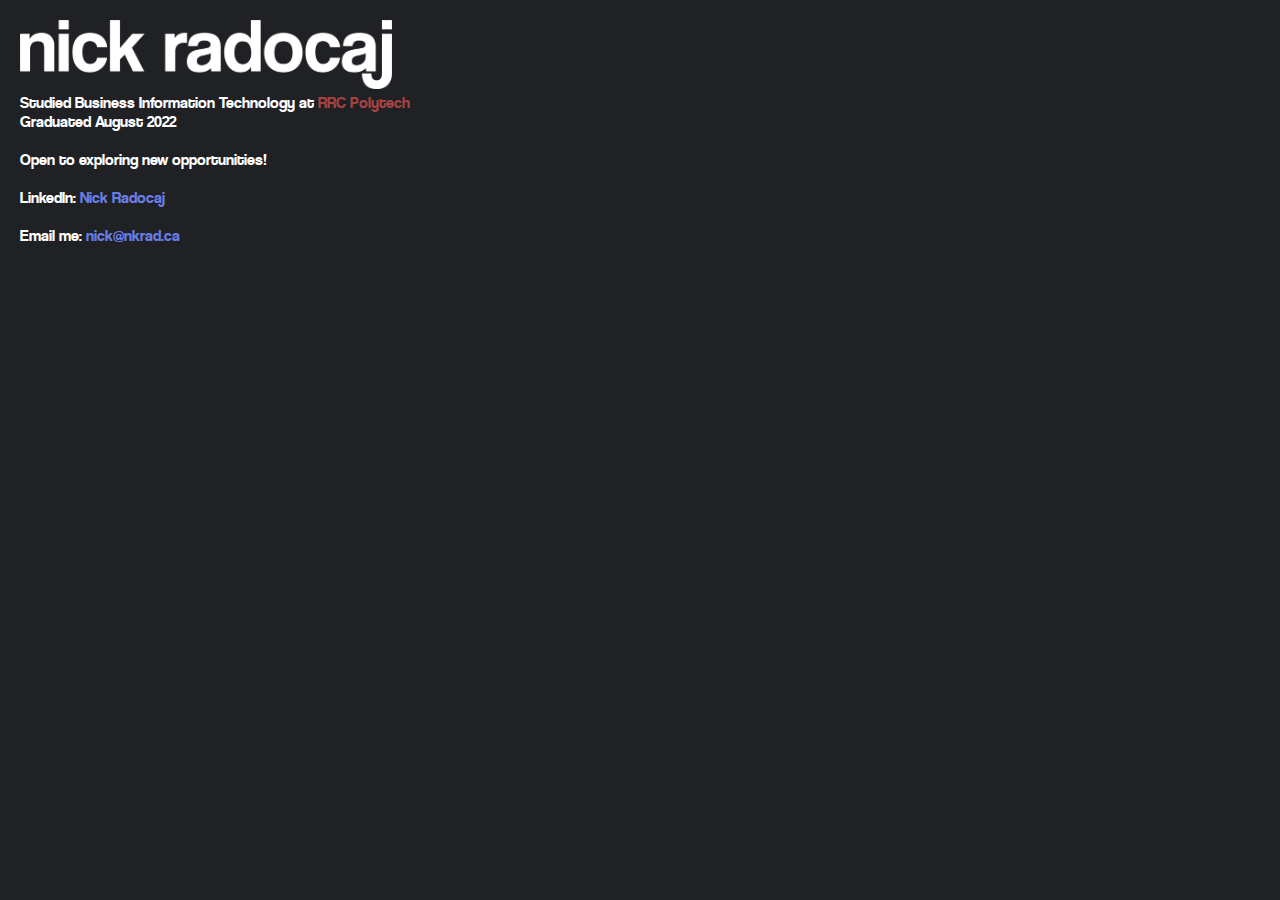
<file: index.html>
<!DOCTYPE html>
<html>
  <head>
    <!-- Primary Meta Tags -->
    <title>Nick Radocaj's Website</title>
    <meta name="title" content="nkrad.ca | Nick Radocaj's Website" />
    <meta name="description" content="What I'm Up To" />
    <!-- Open Graph / Facebook -->
    <meta property="og:type" content="website" />
    <meta property="og:url" content="https://nkrad.ca/" />
    <meta property="og:title" content="nkrad.ca | Nick Radocaj's Website" />
    <meta property="og:description" content="What I'm Up To" />
    <meta property="og:image" content="webicon.png" />
    <!-- Twitter -->
    <meta property="twitter:card" content="summary_large_image" />
    <meta property="twitter:url" content="https://nkrad.ca/" />
    <meta
      property="twitter:title"
      content="nkrad.ca | Nick Radocaj's Website"
    />
    <meta property="twitter:description" content="What I'm Up To" />
    <meta property="twitter:image" content="webicon.png" />
    <meta name="viewport" content="width=device-width, initial-scale=1.0" />
    <link rel="shortcut icon" type="image/png" href="webicon.png" />
    <link rel="apple-touch-icon" href="webicon.png" />
    <link rel="stylesheet" href="style.css" />
  </head>
  <body>
    <div class="header">
      <img src="namecard.png" alt="NickRadocaj" width="30%" />
      <br>
      <p>Studied Business Information Technology at <a href="https://catalogue.rrc.ca/Programs/WPG/Fulltime/BUSGF-DP" class="RRC" >RRC Polytech</a></p>
      <p>Graduated August 2022</p>
      <br>
      <p>Open to exploring new opportunities!</p>
      <br>
      <p>LinkedIn: <a href="https://www.linkedin.com/in/nkrad/">Nick Radocaj</a></p>
      <br>
      <p>Email me: <a href="mailto:nick@nkrad.ca">nick@nkrad.ca</a></p>
    </div>
  </body>
</html>
</file>
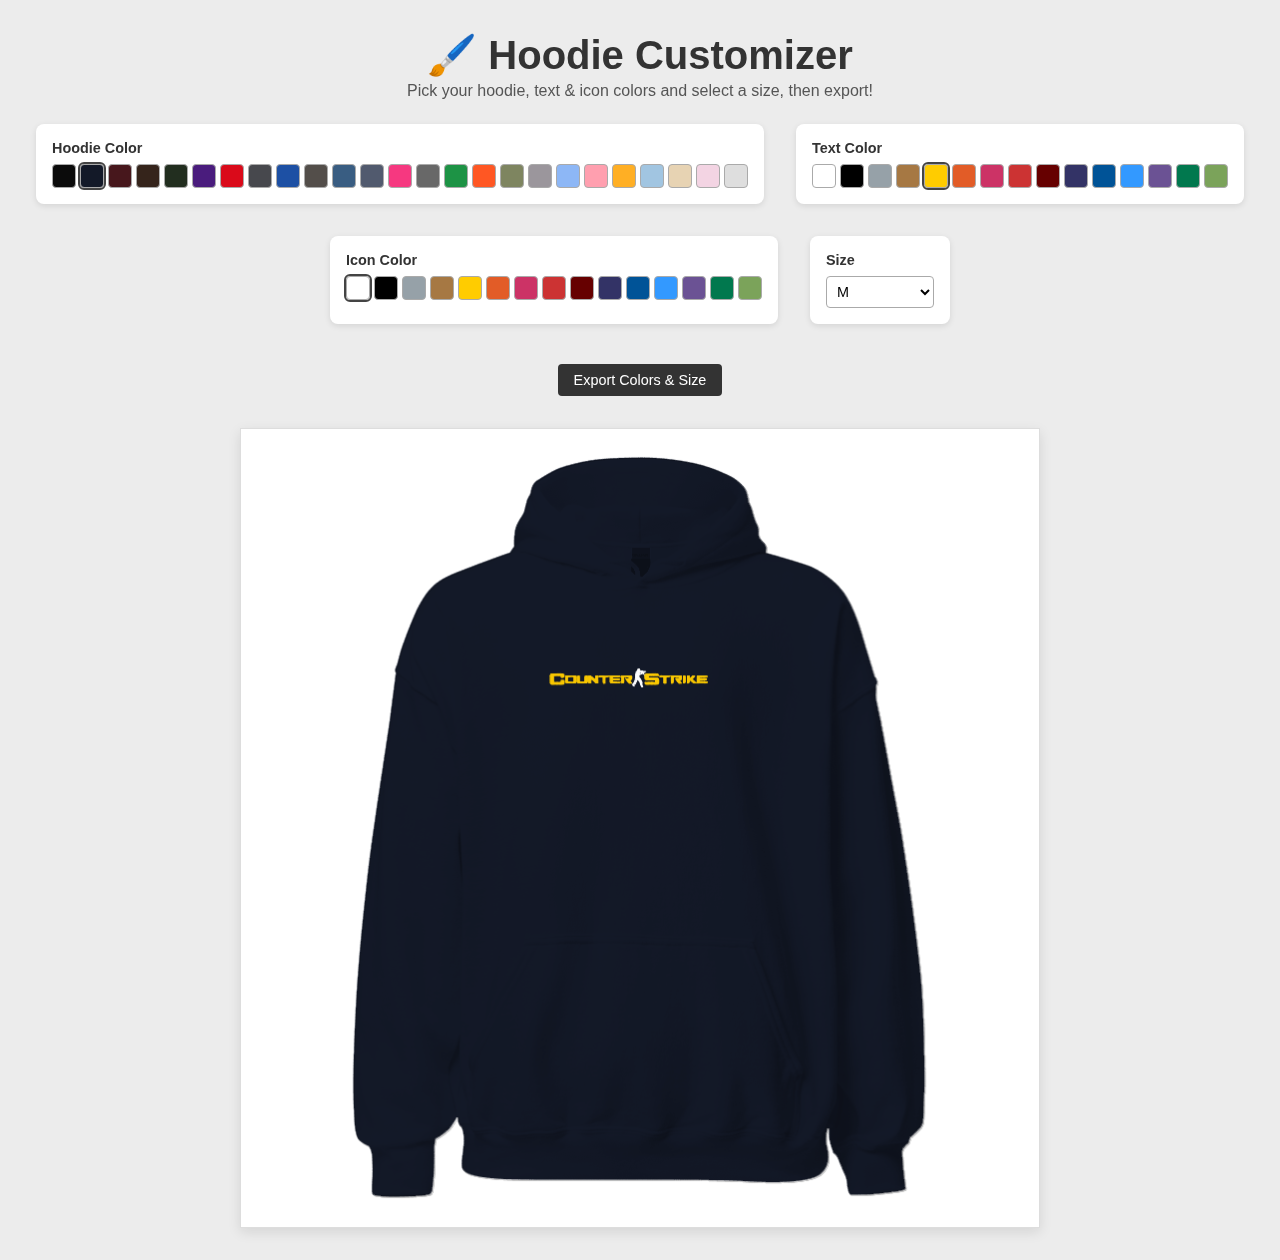
<file: cshoodie/index.html>
<!DOCTYPE html>
<html lang="en">
<head>
  <meta charset="UTF-8">
  <title>🖌️ Hoodie Customizer</title>
  <style>
    /* ─── Reset & Base ───────────────────────────────────────── */
    * { box-sizing: border-box; margin: 0; padding: 0 }
    body {
      font-family: 'Segoe UI', sans-serif;
      background: #ececec;
      color: #333;
      text-align: center;
      padding: 2rem;
    }
    h1 {
      font-size: 2.5rem;
      margin-bottom: 0.2rem;
    }
    p.lead {
      color: #555;
      margin-bottom: 1.5rem;
    }

    /* ─── Control Panel ─────────────────────────────────────── */
    .controls {
      display: flex;
      justify-content: center;
      gap: 2rem;
      margin-bottom: 2rem;
      flex-wrap: wrap;
    }
    .palette-wrapper {
      background: #fff;
      padding: 1rem;
      border-radius: 8px;
      box-shadow: 0 2px 6px rgba(0,0,0,0.1);
      text-align: left;
      min-width: 140px;
    }
    .palette-wrapper label {
      display: block;
      font-size: 0.9rem;
      margin-bottom: 0.5rem;
      font-weight: 600;
    }
    .palette {
      display: flex;
      flex-wrap: wrap;
      gap: 4px;
    }
    .swatch {
      width: 24px; height: 24px;
      border: 1px solid #aaa;
      border-radius: 4px;
      cursor: pointer;
    }
    .swatch.active {
      outline: 2px solid #444;
    }
    select {
      width: 100%;
      padding: 6px;
      font-size: 0.9rem;
      border: 1px solid #aaa;
      border-radius: 4px;
      background: #fff;
    }

    #exportBtn {
      margin-top: 0.5rem;
      padding: 0.5rem 1rem;
      background: #333;
      color: #fff;
      border: none;
      border-radius: 4px;
      cursor: pointer;
      font-size: 0.9rem;
    }
    #exportOutput {
      display: none;
      text-align: left;
      margin: 1rem auto 0;
      max-width: 600px;
      padding: 0.75rem;
      background: #fafafa;
      border: 1px solid #ccc;
      border-radius: 4px;
    }
    .export-item {
      margin: 6px 0;
      font-family: monospace;
      font-size: 0.9rem;
    }
    .color-box {
      display: inline-block;
      width: 12px; height: 12px;
      margin-right: 8px;
      vertical-align: middle;
      border: 1px solid #aaa;
      border-radius: 2px;
    }
    #exportNote {
      display: none;
      margin-top: 0.5rem;
      color: #555;
      font-size: 0.9rem;
    }

    /* ─── Viewer ────────────────────────────────────────────── */
    .viewer {
      position: relative;
      width: 800px; height: 800px;
      margin: 2rem auto 0;
      background: #fff;
      border: 1px solid #ddd;
      box-shadow: 0 4px 12px rgba(0,0,0,0.1);
      overflow: hidden;
    }
    .layer, #overlay {
      position: absolute; top: 0; left: 0;
      width: 100%; height: 100%;
      pointer-events: none;
    }
    .layer {
      background-color: var(--color, #000);
      mask-repeat: no-repeat; mask-position: center; mask-size: contain;
      -webkit-mask-repeat: no-repeat; -webkit-mask-position: center; -webkit-mask-size: contain;
    }
    #overlay {
      background: url('hoodieshadowoverlay.png') center/contain no-repeat;
      mix-blend-mode: multiply;
    }
  </style>
</head>
<body>

  <h1>🖌️ Hoodie Customizer</h1>
  <p class="lead">Pick your hoodie, text &amp; icon colors and select a size, then export!</p>

  <div class="controls">
    <!-- Hoodie Palette -->
    <div class="palette-wrapper">
      <label>Hoodie Color</label>
      <div id="hoodiePalette" class="palette"></div>
    </div>

    <!-- Text Palette -->
    <div class="palette-wrapper">
      <label>Text Color</label>
      <div id="textPalette" class="palette"></div>
    </div>

    <!-- Icon Palette -->
    <div class="palette-wrapper">
      <label>Icon Color</label>
      <div id="iconPalette" class="palette"></div>
    </div>

    <!-- Size Selector -->
    <div class="palette-wrapper">
      <label>Size</label>
      <select id="sizeSelect">
        <option value="S">S</option>
        <option value="M" selected>M</option>
        <option value="L">L</option>
        <option value="XL">XL</option>
        <option value="2XL">2XL</option>
        <option value="3XL">3XL</option>
      </select>
    </div>
  </div>

  <button id="exportBtn">Export Colors &amp; Size</button>
  <div id="exportOutput"></div>
  <p id="exportNote">Copy this text above and send to Nick, he knows what to do next 😎</p>

  <div class="viewer">
    <div id="hoodie" class="layer"
         style="--color:#131928;
                mask-image:url('hoodiemask.png');
                -webkit-mask-image:url('hoodiemask.png');">
    </div>
    <div id="csText" class="layer"
         style="--color:#FFCC00;
                mask-image:url('counterstrikemask.png');
                -webkit-mask-image:url('counterstrikemask.png');">
    </div>
    <div id="icon" class="layer"
         style="--color:#FFFFFF;
                mask-image:url('gunman.png');
                -webkit-mask-image:url('gunman.png');">
    </div>
    <div id="overlay"></div>
  </div>

  <script>
    // palettes data
    const hoodieColors = [
      '#0B0B0B','#131928','#47171C','#35241B','#222E1F','#4A1C7D',
      '#DA0A1A','#47484D','#1D50A4','#534E4A','#395D82','#515A6E',
      '#F63880','#686868','#1D9345','#FF5723','#7E8560','#9B969C',
      '#8DB7F6','#FF9FAF','#FFAF24','#A1C5E1','#E7D3B3','#F3D4E3',
      '#DEDEDE'
    ];
    const textIconColors = [
      '#FFFFFF','#000000','#96A1A8','#A67843','#FFCC00',
      '#E25C27','#CC3366','#CC3333','#660000','#333366',
      '#005397','#3399FF','#6B5294','#01784E','#7BA35A'
    ];

    // grab elements
    const hoodieLayer = document.getElementById('hoodie');
    const textLayer   = document.getElementById('csText');
    const iconLayer   = document.getElementById('icon');
    const sizeSelect  = document.getElementById('sizeSelect');
    const exportBtn   = document.getElementById('exportBtn');
    const exportOutput= document.getElementById('exportOutput');
    const exportNote  = document.getElementById('exportNote');

    let hasExported = false;
    let lastJSON = '';

    // build a swatch palette
    function buildPalette(containerId, layerEl, colors) {
      const cont = document.getElementById(containerId);
      colors.forEach(col => {
        const sw = document.createElement('div');
        sw.className = 'swatch';
        sw.style.backgroundColor = col;
        if (layerEl.style.getPropertyValue('--color').trim().toUpperCase() === col)
          sw.classList.add('active');
        sw.addEventListener('click', () => {
          cont.querySelectorAll('.swatch').forEach(s=>s.classList.remove('active'));
          sw.classList.add('active');
          layerEl.style.setProperty('--color', col);
          if (hasExported) updateExport();
        });
        cont.appendChild(sw);
      });
    }

    // populate palettes
    buildPalette('hoodiePalette', hoodieLayer, hoodieColors);
    buildPalette('textPalette',   textLayer,   textIconColors);
    buildPalette('iconPalette',   iconLayer,   textIconColors);

    // size change handler
    sizeSelect.addEventListener('change', () => {
      if (hasExported) updateExport();
    });

    // update the export panel
    function updateExport() {
      const data = {
        hoodieColor: getComputedStyle(hoodieLayer).getPropertyValue('--color').trim(),
        textColor:   getComputedStyle(textLayer).getPropertyValue('--color').trim(),
        iconColor:   getComputedStyle(iconLayer).getPropertyValue('--color').trim(),
        size:        sizeSelect.value
      };
      lastJSON = JSON.stringify(data, null, 2);
      exportOutput.innerHTML =
        `<div class="export-item"><span class="color-box" style="background:${data.hoodieColor}"></span>`+
          `hoodieColor: "${data.hoodieColor}"</div>`+
        `<div class="export-item"><span class="color-box" style="background:${data.textColor}"></span>`+
          `textColor: "${data.textColor}"</div>`+
        `<div class="export-item"><span class="color-box" style="background:${data.iconColor}"></span>`+
          `iconColor: "${data.iconColor}"</div>`+
        `<div class="export-item"><strong>size:</strong> "${data.size}"</div>`;
      if (!hasExported) {
        exportOutput.style.display = 'block';
        exportNote.style.display = 'block';
        hasExported = true;
      }
    }

    // export button
    exportBtn.addEventListener('click', () => {
      updateExport();
      navigator.clipboard.writeText(lastJSON)
        .then(() => {
          exportBtn.textContent = '✅ Copied!';
          setTimeout(() => exportBtn.textContent = 'Export Colors & Size', 2000);
        });
    });
  </script>
</body>
</html>
</file>
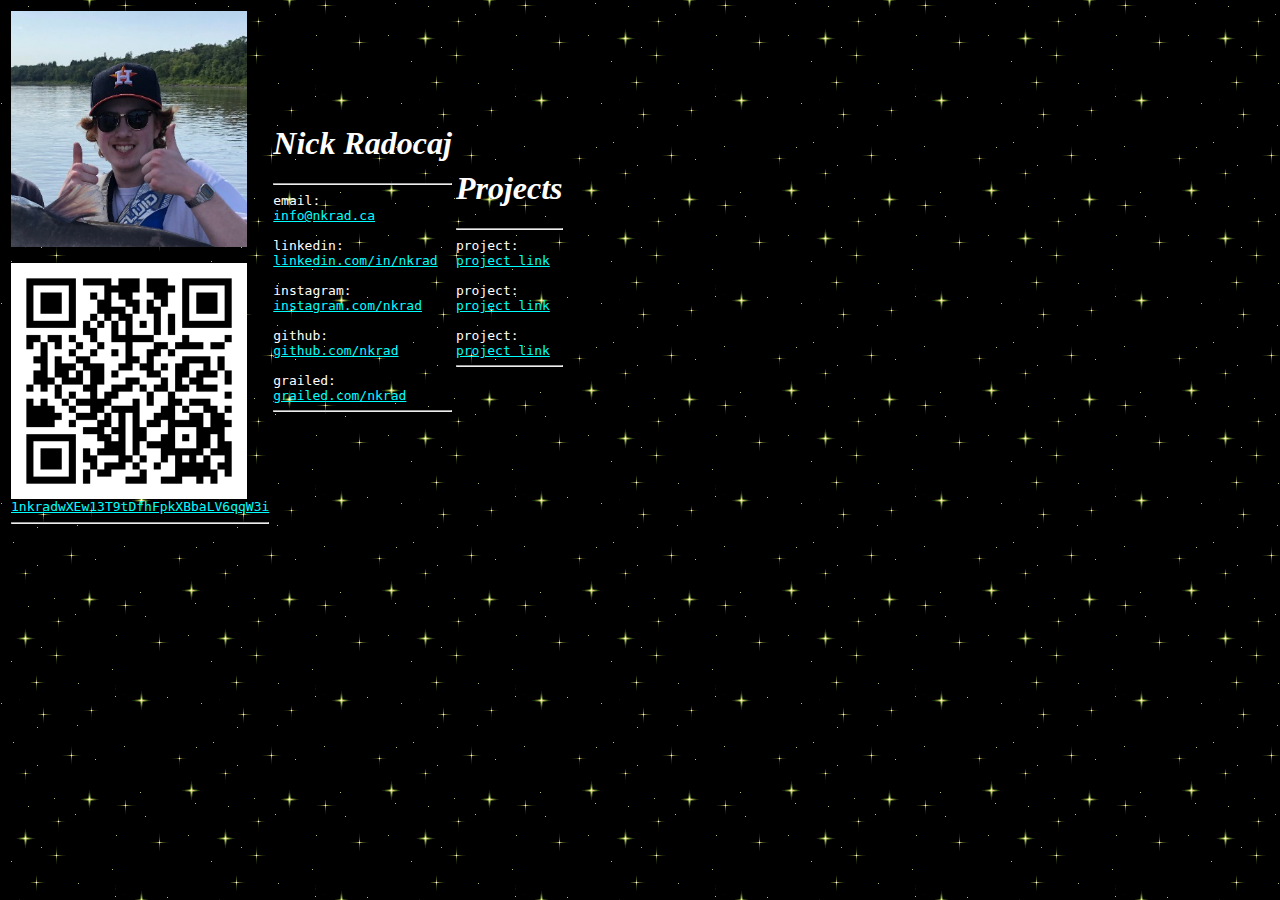
<file: OLD/index.html>
<html>
<head>
<!-- Primary Meta Tags -->
<title>nkrad.ca | Nick Radocaj's Website</title>
<meta name="title" content="nkrad.ca | Nick Radocaj's Website">
<meta name="description" content="Links to all socials as well as current projects.">
<!-- Open Graph / Facebook -->
<meta property="og:type" content="website">
<meta property="og:url" content="https://nkrad.ca/">
<meta property="og:title" content="nkrad.ca | Nick Radocaj's Website">
<meta property="og:description" content="Links to all socials as well as current projects.">
<meta property="og:image" content="webicon.png">
<!-- Twitter -->
<meta property="twitter:card" content="summary_large_image">
<meta property="twitter:url" content="https://nkrad.ca/">
<meta property="twitter:title" content="nkrad.ca | Nick Radocaj's Website">
<meta property="twitter:description" content="Links to all socials as well as current projects.">
<meta property="twitter:image" content="webicon.png">
<meta charset=windows-1252>
<meta name="viewport" content="width=device-width, initial-scale=1.0">
<link rel="shortcut icon" type="image/png" href="webicon.png">
<link rel="stylesheet" href="style.css">
</head>
<body text="#FFFFFF" bgcolor="#000000" link="#00FFFF" vlink="#FFCC33" alink="#FF6666">
<table>
<td>
<p>
<div class="me"></div>
</p>
<img src="myaddressnkrad.png" alt="bitcoinaddress" style="width:235.88px;height:auto;">
<br>
<a href="https://www.blockchain.com/btc/address/1nkradwXEw13T9tDfhFpkXBbaLV6qqW3i">
<tt>
1nkradwXEw13T9tDfhFpkXBbaLV6qqW3i
</tt>
</a>
<hr>
</td>
<td>
<i><h1>Nick Radocaj</h1></i>
<p>
<tt>
<hr>
email: <a href="mailto:info@nkrad.ca">
<br>
info@nkrad.ca
<br>
</a>
<br>
linkedin: <a href="https://www.linkedin.com/in/nkrad/">
<br>
linkedin.com/in/nkrad
</a>
<br>
<br>
instagram: <a href="https://www.instagram.com/nkrad/">
<br>
instagram.com/nkrad
</a>
<br>
<br>
github: <a href="https://www.github.com/nkrad">
<br>
github.com/nkrad
</a>
<br>
<br>
grailed: <a href="https://www.grailed.com/nkrad">
<br>
grailed.com/nkrad
</a>
<br>
<hr>
</p>
</td>
<td>
<i><h1> Projects</h1></i>
<p>
<tt>
<hr>
project: <a href="https://nkrad.ca/">
<br>
project link
<br>
</a>
<br>
project: <a href="https://nkrad.ca/">
<br>
project link
</a>
<br>
<br>
project: <a href="https://nkrad.ca/">
<br>
project link
</a>
<br>
<hr>   
</tt> 
</td>
</table>
</body>
</html>
</file>
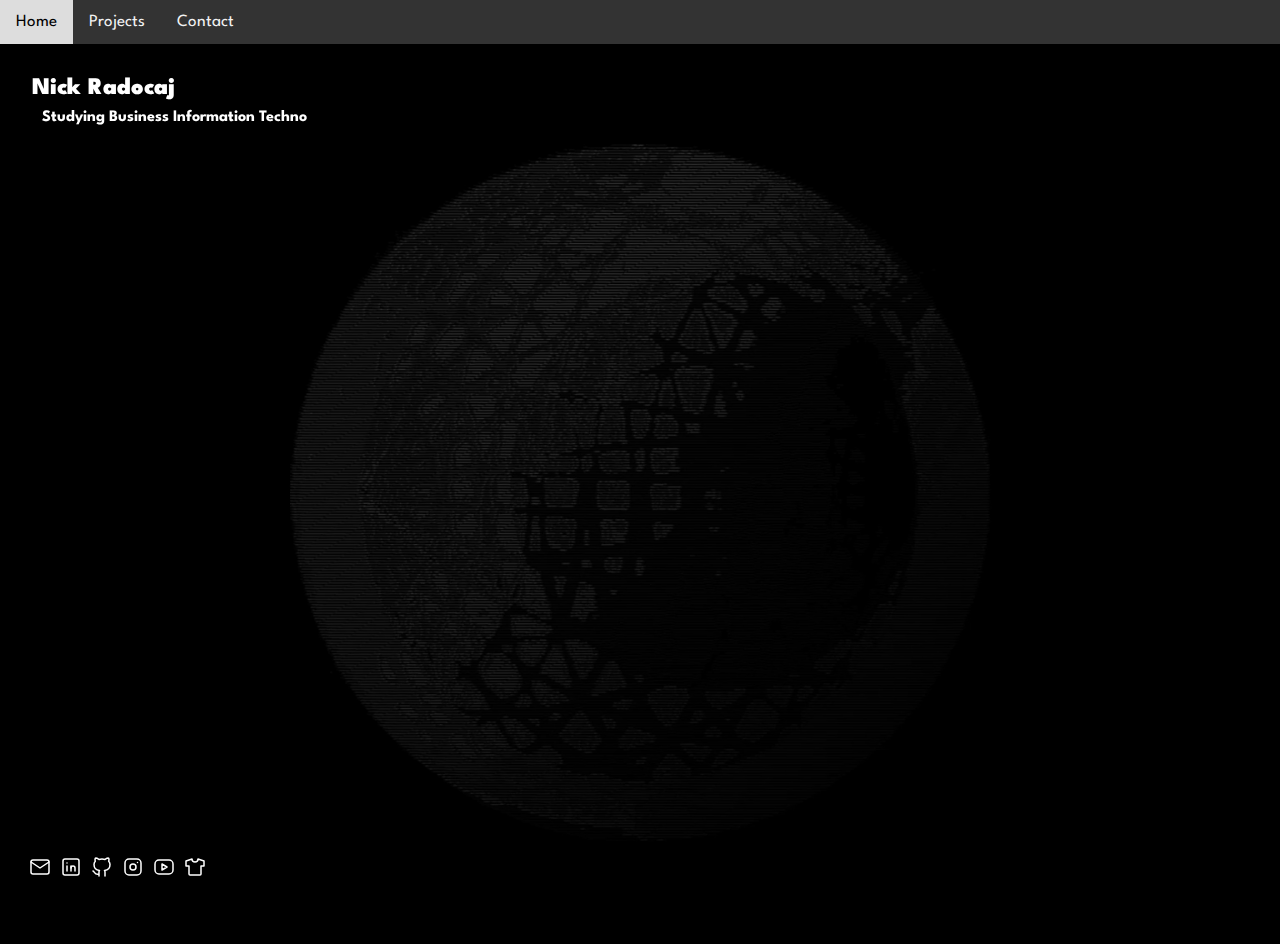
<file: OldSite/index.html>
<!DOCTYPE html>
<html>
  <head>
    <!-- Primary Meta Tags -->
    <title>nkrad.ca | Nick Radocaj's Website</title>
    <meta name="title" content="nkrad.ca | Nick Radocaj's Website" />
    <meta
      name="description"
      content="Links to all socials as well as current projects."
    />
    <!-- Open Graph / Facebook -->
    <meta property="og:type" content="website" />
    <meta property="og:url" content="https://nkrad.ca/" />
    <meta property="og:title" content="nkrad.ca | Nick Radocaj's Website" />
    <meta
      property="og:description"
      content="Links to all socials as well as current projects."
    />
    <meta property="og:image" content="webicon.png" />
    <!-- Twitter -->
    <meta property="twitter:card" content="summary_large_image" />
    <meta property="twitter:url" content="https://nkrad.ca/" />
    <meta
      property="twitter:title"
      content="nkrad.ca | Nick Radocaj's Website"
    />
    <meta
      property="twitter:description"
      content="Links to all socials as well as current projects."
    />
    <meta property="twitter:image" content="webicon.png" />
    <meta name="viewport" content="width=device-width, initial-scale=1.0" />
    <link rel="shortcut icon" type="image/png" href="webicon.png" />
    <link rel="stylesheet" href="style.css" />
  </head>
  <body onload="typeWriter1();">
    <div class="topnav">
      <a href="https://nkrad.ca/">Home</a>
      <a href="https://nkrad.ca/projects.html">Projects</a>
      <a href="https://nkrad.ca/contact.html">Contact</a>
    </div> 
    <section class="main">
    <video muted loop autoplay playsinline id="myVideo">
      <source src="wavey.mp4" type="video/mp4">
        <source src="wavey.webm" type="video/webm">
    </video>
    <div class="videoOverlay"></div>
    <div class="textOverlay"></div> 
    <div class="text">
        <h2 id="detail1"><b></b></h2> <!-- Nick Radocaj -->
        <p id="detail2"></p> <!-- Bio -->
        <br>
        <h2 id="detail3"><b></b></h2> <!-- Projects -->
        <p id="detail4"></p> <!-- Project desc. -->
      </div>
    </section>
    <section class="footer">
      <ul class="social"> <!-- Social Media "Footer" -->
        <li>
          <a href="mailto:me@nkrad.ca">
            <svg xmlns="http://www.w3.org/2000/svg" class="icon icon-tabler icon-tabler-mail" width="16" height="16" viewBox="0 0 24 24" stroke-width="1.5" stroke="#FFFFFF" fill="none" stroke-linecap="round" stroke-linejoin="round">
              <path stroke="none" d="M0 0h24v24H0z" fill="none"/>
              <rect x="3" y="5" width="18" height="14" rx="2" />
              <polyline points="3 7 12 13 21 7" />
            </svg></a>
        </li>
        <li>
          <a href="https://www.linkedin.com/in/nkrad/">
            <svg xmlns="http://www.w3.org/2000/svg" class="icon icon-tabler icon-tabler-brand-linkedin" width="16" height="16" viewBox="0 0 24 24" stroke-width="1.5" stroke="#FFFFFF" fill="none" stroke-linecap="round" stroke-linejoin="round">
              <path stroke="none" d="M0 0h24v24H0z" fill="none"/>
              <rect x="4" y="4" width="16" height="16" rx="2" />
              <line x1="8" y1="11" x2="8" y2="16" />
              <line x1="8" y1="8" x2="8" y2="8.01" />
              <line x1="12" y1="16" x2="12" y2="11" />
              <path d="M16 16v-3a2 2 0 0 0 -4 0" />
            </svg></a>
        </li>
        <li>
          <a href="https://github.com/nkrad/">
            <svg xmlns="http://www.w3.org/2000/svg" class="icon icon-tabler icon-tabler-brand-github" width="16" height="16" viewBox="0 0 24 24" stroke-width="1.5" stroke="#FFFFFF" fill="none" stroke-linecap="round" stroke-linejoin="round">
              <path stroke="none" d="M0 0h24v24H0z" fill="none"/>
              <path d="M9 19c-4.3 1.4 -4.3 -2.5 -6 -3m12 5v-3.5c0 -1 .1 -1.4 -.5 -2c2.8 -.3 5.5 -1.4 5.5 -6a4.6 4.6 0 0 0 -1.3 -3.2a4.2 4.2 0 0 0 -.1 -3.2s-1.1 -.3 -3.5 1.3a12.3 12.3 0 0 0 -6.2 0c-2.4 -1.6 -3.5 -1.3 -3.5 -1.3a4.2 4.2 0 0 0 -.1 3.2a4.6 4.6 0 0 0 -1.3 3.2c0 4.6 2.7 5.7 5.5 6c-.6 .6 -.6 1.2 -.5 2v3.5" />
            </svg></a>
        </li>
        <li>
          <a href="https://www.instagram.com/nkrad/">
            <svg xmlns="http://www.w3.org/2000/svg" class="icon icon-tabler icon-tabler-brand-instagram" width="16" height="16" viewBox="0 0 24 24" stroke-width="1.5" stroke="#FFFFFF" fill="none" stroke-linecap="round" stroke-linejoin="round">
              <path stroke="none" d="M0 0h24v24H0z" fill="none"/>
              <rect x="4" y="4" width="16" height="16" rx="4" />
              <circle cx="12" cy="12" r="3" />
              <line x1="16.5" y1="7.5" x2="16.5" y2="7.501" />
            </svg></a>
        </li>
        <!--<li>
          <a href="https://www.blockchain.com/btc/address/1nkradwXEw13T9tDfhFpkXBbaLV6qqW3i">
            <svg xmlns="http://www.w3.org/2000/svg" class="icon icon-tabler icon-tabler-wallet" width="16" height="16" viewBox="0 0 24 24" stroke-width="1.5" stroke="#000000" fill="none" stroke-linecap="round" stroke-linejoin="round">
              <path stroke="none" d="M0 0h24v24H0z" fill="none"/>
              <path d="M17 8v-3a1 1 0 0 0 -1 -1h-10a2 2 0 0 0 0 4h12a1 1 0 0 1 1 1v3m0 4v3a1 1 0 0 1 -1 1h-12a2 2 0 0 1 -2 -2v-12" />
              <path d="M20 12v4h-4a2 2 0 0 1 0 -4h4" />
            </svg></a>
        </li> -->
        <li>
          <a href="https://www.youtube.com/watch?v=dQw4w9WgXcQ">
            <svg xmlns="http://www.w3.org/2000/svg" class="icon icon-tabler icon-tabler-brand-youtube" width="16" height="16" viewBox="0 0 24 24" stroke-width="1.5" stroke="#FFFFFF" fill="none" stroke-linecap="round" stroke-linejoin="round">
              <path stroke="none" d="M0 0h24v24H0z" fill="none"/>
              <rect x="3" y="5" width="18" height="14" rx="4" />
              <path d="M10 9l5 3l-5 3z" />
            </svg></a>
        </li>
        <!--<li>
          <a href="http://facebook.com/profile.php?=73322363">
            <svg xmlns="http://www.w3.org/2000/svg" class="icon icon-tabler icon-tabler-brand-facebook" width="16" height="16" viewBox="0 0 24 24" stroke-width="1.5" stroke="#FFFFFF" fill="none" stroke-linecap="round" stroke-linejoin="round">
              <path stroke="none" d="M0 0h24v24H0z" fill="none"/>
              <path d="M7 10v4h3v7h4v-7h3l1 -4h-4v-2a1 1 0 0 1 1 -1h3v-4h-3a5 5 0 0 0 -5 5v2h-3" />
            </svg></a>
        </li>-->
        <li>
          <a href="https://www.grailed.com/nkrad">
            <svg xmlns="http://www.w3.org/2000/svg" class="icon icon-tabler icon-tabler-shirt" width="16" height="16" viewBox="0 0 24 24" stroke-width="1.5" stroke="#FFFFFF" fill="none" stroke-linecap="round" stroke-linejoin="round">
              <path stroke="none" d="M0 0h24v24H0z" fill="none"/>
              <path d="M15 4l6 2v5h-3v8a1 1 0 0 1 -1 1h-10a1 1 0 0 1 -1 -1v-8h-3v-5l6 -2a3 3 0 0 0 6 0" />
            </svg></a>
        </li>
      </ul>
    </section>
    <script>
      // I am very aware this can be done better lool
      var i = 0;
      var j = 0;
      var k = 0;
      var l = 0;

      var txt1 = 'Nick Radocaj';
      var txt2 = 'Studying Business Information Technology at Red River College with an interest in programming (Java, C#, Python) and a basic understanding of web development frameworks.';
      var txt3 = 'Projects';
      var txt4 = 'Past projects are available to be viewed on GitHub. See below for socials and contact information.';
      

      // First typewrite (Nick Radocaj)
      function typeWriter1() {
        if (i < txt1.length) {
          document.getElementById("detail1").innerHTML += txt1.charAt(i);
          i++;
          setTimeout(typeWriter1, 15);
        }
        if (i == txt1.length) {
          typeWriter2();
        }
      }
      // Second typewrite (Bio)
      function typeWriter2() {
        if (j < txt2.length) {
          document.getElementById("detail2").innerHTML += txt2.charAt(j);
          j++;
          setTimeout(typeWriter2, 30);
        }
        if (j == txt2.length) {
          typeWriter3();
        }
      }
      // Third typewrite (Projects)
      function typeWriter3() {
        if (k < txt3.length) {
          document.getElementById("detail3").innerHTML += txt3.charAt(k);
          k++;
          setTimeout(typeWriter3, 15);
        }
        if (k == txt3.length) {
          typeWriter4();
        }
      }
      // Third typewrite (Projects)
      function typeWriter4() {
        if (l < txt4.length) {
          document.getElementById("detail4").innerHTML += txt4.charAt(l);
          l++;
          setTimeout(typeWriter4, 30);
        }
      }
      </script>
</html>
</file>
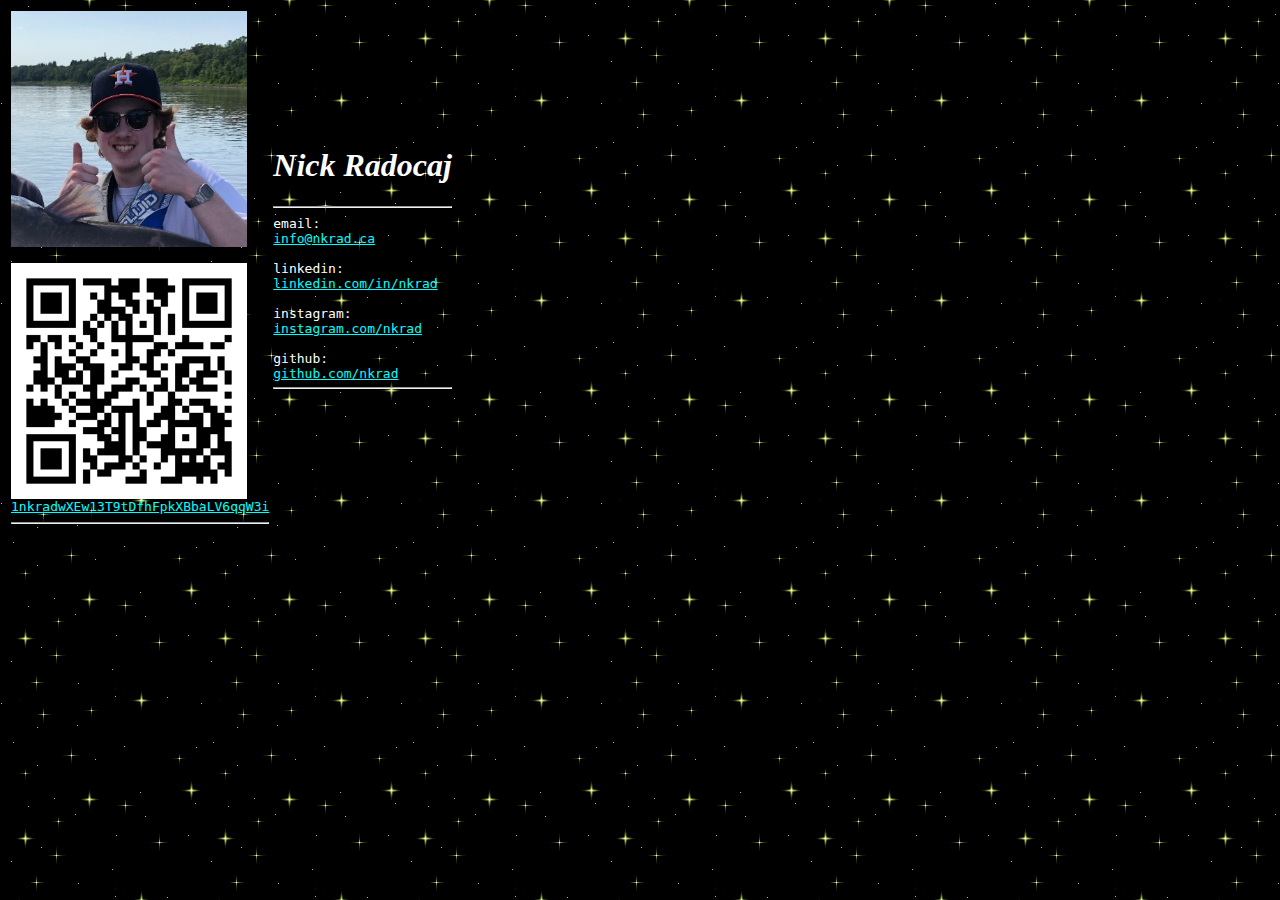
<file: v1/index.html>
<html>
<head>
<!-- Primary Meta Tags -->
<title>nkrad.ca | Nick Radocaj's Website</title>
<meta name="title" content="nkrad.ca | Nick Radocaj's Website">
<meta name="description" content="Links to all socials as well as current projects.">
<!-- Open Graph / Facebook -->
<meta property="og:type" content="website">
<meta property="og:url" content="https://nkrad.ca/">
<meta property="og:title" content="nkrad.ca | Nick Radocaj's Website">
<meta property="og:description" content="Links to all socials as well as current projects.">
<meta property="og:image" content="webicon.png">
<!-- Twitter -->
<meta property="twitter:card" content="summary_large_image">
<meta property="twitter:url" content="https://nkrad.ca/">
<meta property="twitter:title" content="nkrad.ca | Nick Radocaj's Website">
<meta property="twitter:description" content="Links to all socials as well as current projects.">
<meta property="twitter:image" content="webicon.png">
<meta charset=windows-1252>
<meta name="viewport" content="width=device-width, initial-scale=1.0">
<link rel="shortcut icon" type="image/png" href="webicon.png">
<link rel="stylesheet" href="style.css">
</head>
<body text="#FFFFFF" bgcolor="#000000" link="#00FFFF" vlink="#FFCC33" alink="#FF6666">
<table>
<td>
<p>
<div class="me"></div>
</p>
<img src="myaddressnkrad.png" alt="bitcoinaddress" style="width:235.88px;height:auto;">
<br>
<a href="https://www.blockchain.com/btc/address/1nkradwXEw13T9tDfhFpkXBbaLV6qqW3i">
<tt>
1nkradwXEw13T9tDfhFpkXBbaLV6qqW3i
</tt>
</a>
<hr>
</td>
<td>
<i><h1>Nick Radocaj</h1></i>
<p>
<tt>
<hr>
email: <a href="mailto:info@nkrad.ca">
<br>
info@nkrad.ca
<br>
</a>
<br>
linkedin: <a href="https://www.linkedin.com/in/nkrad/">
<br>
linkedin.com/in/nkrad
</a>
<br>
<br>
instagram: <a href="https://www.instagram.com/nkrad/">
<br>
instagram.com/nkrad
</a>
<br>
<br>
github: <a href="https://www.github.com/nkrad">
<br>
github.com/nkrad
</a>
<br>
<hr>
</p>
</td>
</table>
</body>
</html>
</file>
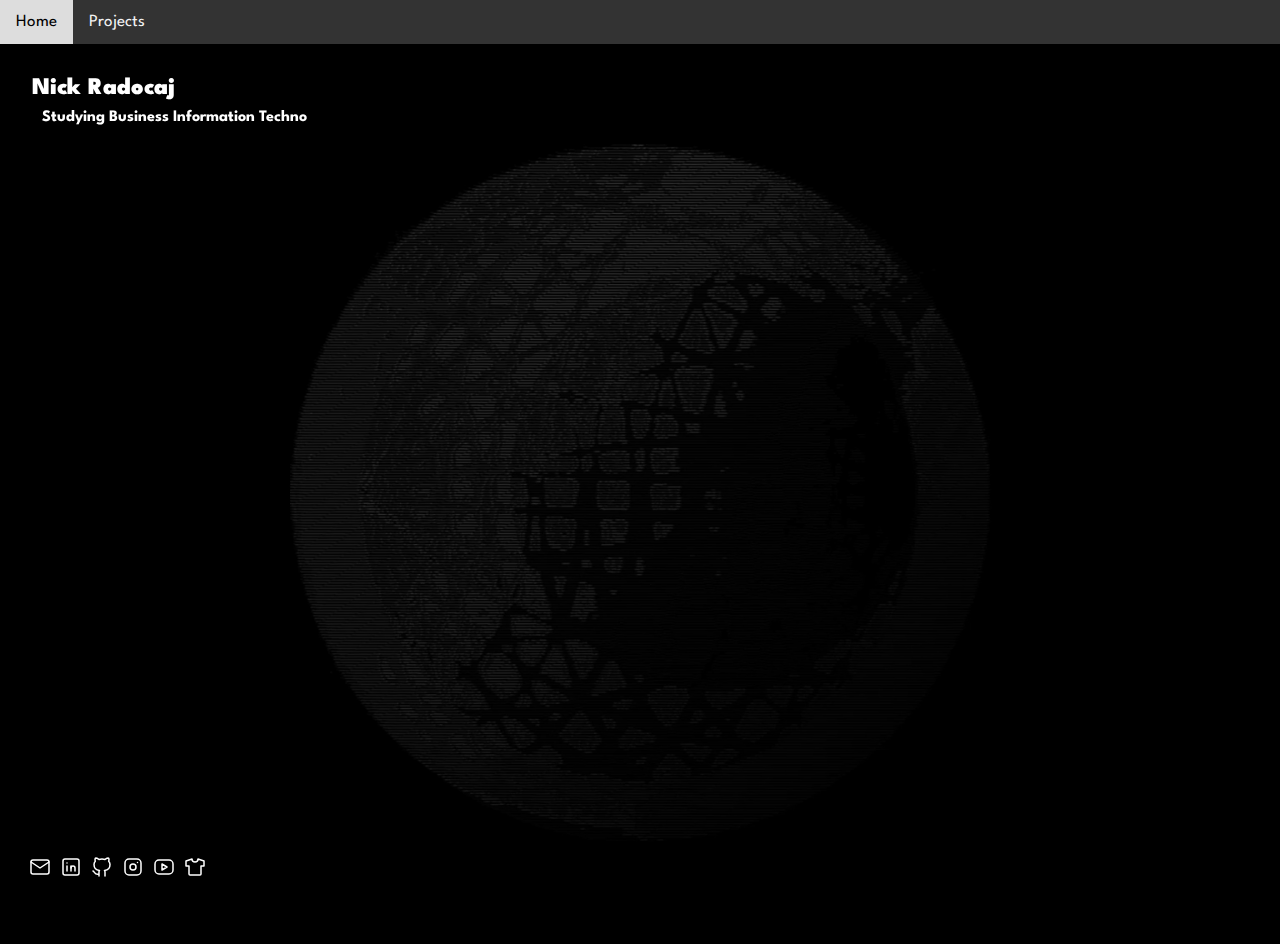
<file: v2/index.html>
<!DOCTYPE html>
<html>
  <head>
    <!-- Primary Meta Tags -->
    <title>nkrad.ca | Nick Radocaj's Website</title>
    <meta name="title" content="nkrad.ca | Nick Radocaj's Website" />
    <meta
      name="description"
      content="Links to all socials as well as current projects."
    />
    <!-- Open Graph / Facebook -->
    <meta property="og:type" content="website" />
    <meta property="og:url" content="https://nkrad.ca/" />
    <meta property="og:title" content="nkrad.ca | Nick Radocaj's Website" />
    <meta
      property="og:description"
      content="Links to all socials as well as current projects."
    />
    <meta property="og:image" content="webicon.png" />
    <!-- Twitter -->
    <meta property="twitter:card" content="summary_large_image" />
    <meta property="twitter:url" content="https://nkrad.ca/" />
    <meta
      property="twitter:title"
      content="nkrad.ca | Nick Radocaj's Website"
    />
    <meta
      property="twitter:description"
      content="Links to all socials as well as current projects."
    />
    <meta property="twitter:image" content="webicon.png" />
    <meta name="viewport" content="width=device-width, initial-scale=1.0" />
    <link rel="shortcut icon" type="image/png" href="webicon.png" />
    <link rel="stylesheet" href="style.css" />
  </head>
  <body onload="typeWriter1();">
    <div class="topnav">
      <a href="https://nkrad.ca/v2/">Home</a>
      <a href="https://nkrad.ca/v2/projects.html">Projects</a>
    </div> 
    <section class="main">
    <video muted loop autoplay playsinline id="myVideo">
      <source src="wavey.mp4" type="video/mp4">
        <source src="wavey.webm" type="video/webm">
    </video>
    <div class="videoOverlay"></div>
    <div class="textOverlay"></div> 
    <div class="text">
        <h2 id="detail1"><b></b></h2> <!-- Nick Radocaj -->
        <p id="detail2"></p> <!-- Bio -->
        <br>
        <h2 id="detail3"><b></b></h2> <!-- Projects -->
        <p id="detail4"></p> <!-- Project desc. -->
      </div>
    </section>
    <section class="footer">
      <ul class="social"> <!-- Social Media "Footer" -->
        <li>
          <a href="mailto:me@nkrad.ca">
            <svg xmlns="http://www.w3.org/2000/svg" class="icon icon-tabler icon-tabler-mail" width="16" height="16" viewBox="0 0 24 24" stroke-width="1.5" stroke="#FFFFFF" fill="none" stroke-linecap="round" stroke-linejoin="round">
              <path stroke="none" d="M0 0h24v24H0z" fill="none"/>
              <rect x="3" y="5" width="18" height="14" rx="2" />
              <polyline points="3 7 12 13 21 7" />
            </svg></a>
        </li>
        <li>
          <a href="https://www.linkedin.com/in/nkrad/">
            <svg xmlns="http://www.w3.org/2000/svg" class="icon icon-tabler icon-tabler-brand-linkedin" width="16" height="16" viewBox="0 0 24 24" stroke-width="1.5" stroke="#FFFFFF" fill="none" stroke-linecap="round" stroke-linejoin="round">
              <path stroke="none" d="M0 0h24v24H0z" fill="none"/>
              <rect x="4" y="4" width="16" height="16" rx="2" />
              <line x1="8" y1="11" x2="8" y2="16" />
              <line x1="8" y1="8" x2="8" y2="8.01" />
              <line x1="12" y1="16" x2="12" y2="11" />
              <path d="M16 16v-3a2 2 0 0 0 -4 0" />
            </svg></a>
        </li>
        <li>
          <a href="https://github.com/nkrad/">
            <svg xmlns="http://www.w3.org/2000/svg" class="icon icon-tabler icon-tabler-brand-github" width="16" height="16" viewBox="0 0 24 24" stroke-width="1.5" stroke="#FFFFFF" fill="none" stroke-linecap="round" stroke-linejoin="round">
              <path stroke="none" d="M0 0h24v24H0z" fill="none"/>
              <path d="M9 19c-4.3 1.4 -4.3 -2.5 -6 -3m12 5v-3.5c0 -1 .1 -1.4 -.5 -2c2.8 -.3 5.5 -1.4 5.5 -6a4.6 4.6 0 0 0 -1.3 -3.2a4.2 4.2 0 0 0 -.1 -3.2s-1.1 -.3 -3.5 1.3a12.3 12.3 0 0 0 -6.2 0c-2.4 -1.6 -3.5 -1.3 -3.5 -1.3a4.2 4.2 0 0 0 -.1 3.2a4.6 4.6 0 0 0 -1.3 3.2c0 4.6 2.7 5.7 5.5 6c-.6 .6 -.6 1.2 -.5 2v3.5" />
            </svg></a>
        </li>
        <li>
          <a href="https://www.instagram.com/nkrad/">
            <svg xmlns="http://www.w3.org/2000/svg" class="icon icon-tabler icon-tabler-brand-instagram" width="16" height="16" viewBox="0 0 24 24" stroke-width="1.5" stroke="#FFFFFF" fill="none" stroke-linecap="round" stroke-linejoin="round">
              <path stroke="none" d="M0 0h24v24H0z" fill="none"/>
              <rect x="4" y="4" width="16" height="16" rx="4" />
              <circle cx="12" cy="12" r="3" />
              <line x1="16.5" y1="7.5" x2="16.5" y2="7.501" />
            </svg></a>
        </li>
        <!--<li>
          <a href="https://www.blockchain.com/btc/address/1nkradwXEw13T9tDfhFpkXBbaLV6qqW3i">
            <svg xmlns="http://www.w3.org/2000/svg" class="icon icon-tabler icon-tabler-wallet" width="16" height="16" viewBox="0 0 24 24" stroke-width="1.5" stroke="#000000" fill="none" stroke-linecap="round" stroke-linejoin="round">
              <path stroke="none" d="M0 0h24v24H0z" fill="none"/>
              <path d="M17 8v-3a1 1 0 0 0 -1 -1h-10a2 2 0 0 0 0 4h12a1 1 0 0 1 1 1v3m0 4v3a1 1 0 0 1 -1 1h-12a2 2 0 0 1 -2 -2v-12" />
              <path d="M20 12v4h-4a2 2 0 0 1 0 -4h4" />
            </svg></a>
        </li> -->
        <li>
          <a href="https://www.youtube.com/watch?v=dQw4w9WgXcQ">
            <svg xmlns="http://www.w3.org/2000/svg" class="icon icon-tabler icon-tabler-brand-youtube" width="16" height="16" viewBox="0 0 24 24" stroke-width="1.5" stroke="#FFFFFF" fill="none" stroke-linecap="round" stroke-linejoin="round">
              <path stroke="none" d="M0 0h24v24H0z" fill="none"/>
              <rect x="3" y="5" width="18" height="14" rx="4" />
              <path d="M10 9l5 3l-5 3z" />
            </svg></a>
        </li>
        <!--<li>
          <a href="http://facebook.com/profile.php?=73322363">
            <svg xmlns="http://www.w3.org/2000/svg" class="icon icon-tabler icon-tabler-brand-facebook" width="16" height="16" viewBox="0 0 24 24" stroke-width="1.5" stroke="#FFFFFF" fill="none" stroke-linecap="round" stroke-linejoin="round">
              <path stroke="none" d="M0 0h24v24H0z" fill="none"/>
              <path d="M7 10v4h3v7h4v-7h3l1 -4h-4v-2a1 1 0 0 1 1 -1h3v-4h-3a5 5 0 0 0 -5 5v2h-3" />
            </svg></a>
        </li>-->
        <li>
          <a href="https://www.grailed.com/nkrad">
            <svg xmlns="http://www.w3.org/2000/svg" class="icon icon-tabler icon-tabler-shirt" width="16" height="16" viewBox="0 0 24 24" stroke-width="1.5" stroke="#FFFFFF" fill="none" stroke-linecap="round" stroke-linejoin="round">
              <path stroke="none" d="M0 0h24v24H0z" fill="none"/>
              <path d="M15 4l6 2v5h-3v8a1 1 0 0 1 -1 1h-10a1 1 0 0 1 -1 -1v-8h-3v-5l6 -2a3 3 0 0 0 6 0" />
            </svg></a>
        </li>
      </ul>
    </section>
    <script>
      // I am very aware this can be done better lool
      var i = 0;
      var j = 0;
      var k = 0;
      var l = 0;

      var txt1 = 'Nick Radocaj';
      var txt2 = 'Studying Business Information Technology at Red River College with an interest in programming (Java, C#, Python)';
      var txt3 = 'Projects';
      var txt4 = 'Past projects are available to be viewed on GitHub. See below for socials and contact information.';
      

      // First typewrite (Nick Radocaj)
      function typeWriter1() {
        if (i < txt1.length) {
          document.getElementById("detail1").innerHTML += txt1.charAt(i);
          i++;
          setTimeout(typeWriter1, 15);
        }
        if (i == txt1.length) {
          typeWriter2();
        }
      }
      // Second typewrite (Bio)
      function typeWriter2() {
        if (j < txt2.length) {
          document.getElementById("detail2").innerHTML += txt2.charAt(j);
          j++;
          setTimeout(typeWriter2, 30);
        }
        if (j == txt2.length) {
          typeWriter3();
        }
      }
      // Third typewrite (Projects)
      function typeWriter3() {
        if (k < txt3.length) {
          document.getElementById("detail3").innerHTML += txt3.charAt(k);
          k++;
          setTimeout(typeWriter3, 15);
        }
        if (k == txt3.length) {
          typeWriter4();
        }
      }
      // Third typewrite (Projects)
      function typeWriter4() {
        if (l < txt4.length) {
          document.getElementById("detail4").innerHTML += txt4.charAt(l);
          l++;
          setTimeout(typeWriter4, 30);
        }
      }
      </script>
</html>
</file>
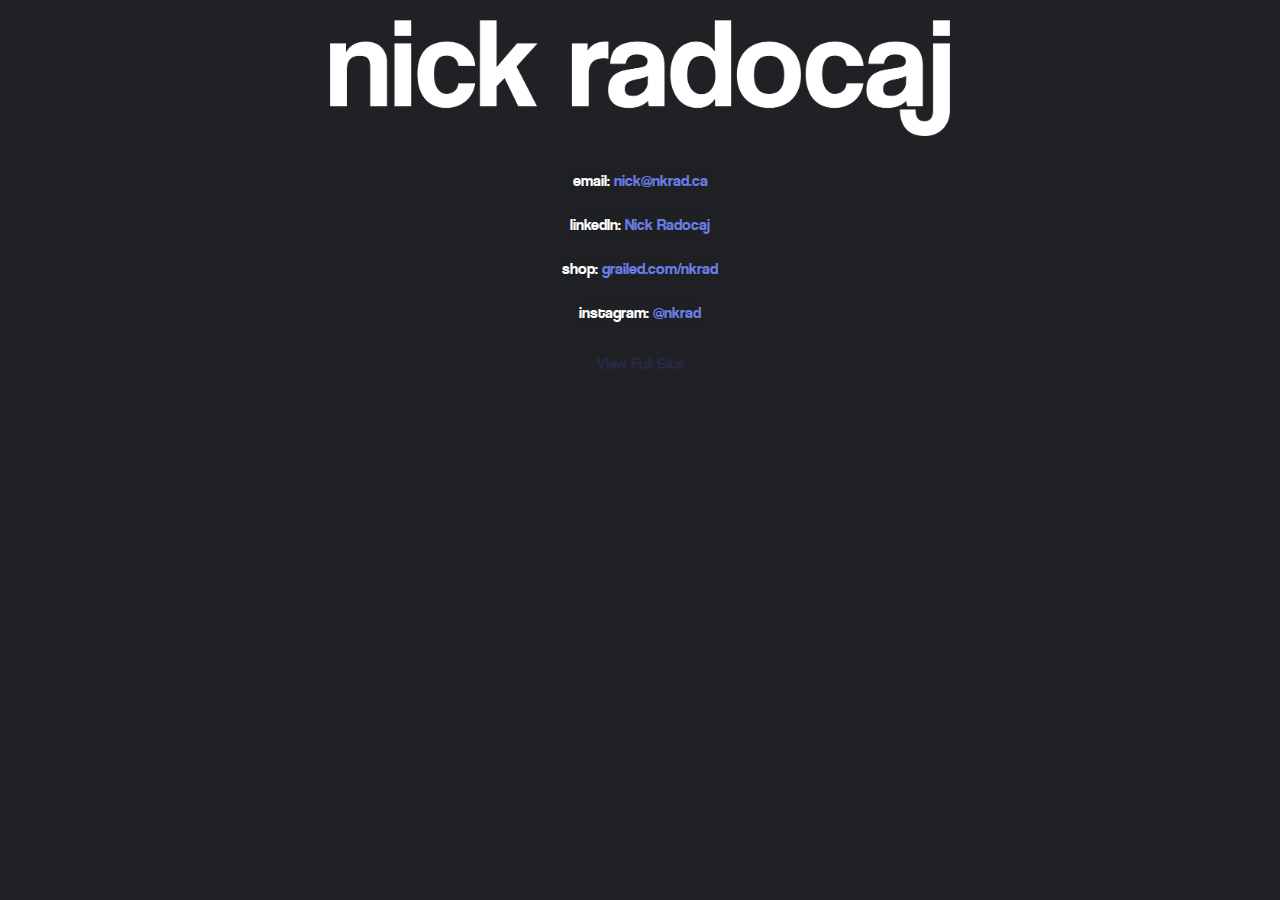
<file: go.html>
<!DOCTYPE html>
<html>
  <head>
    <!-- Primary Meta Tags -->
    <title>Nick Radocaj's Website</title>
    <meta name="title" content="nkrad.ca | Nick Radocaj's Website" />
    <meta name="description" content="What I'm Up To" />
    <!-- Open Graph / Facebook -->
    <meta property="og:type" content="website" />
    <meta property="og:url" content="https://nkrad.ca/" />
    <meta property="og:title" content="nkrad.ca | Nick Radocaj's Website" />
    <meta property="og:description" content="What I'm Up To" />
    <meta property="og:image" content="webicon.png" />
    <!-- Twitter -->
    <meta property="twitter:card" content="summary_large_image" />
    <meta property="twitter:url" content="https://nkrad.ca/" />
    <meta
      property="twitter:title"
      content="nkrad.ca | Nick Radocaj's Website"
    />
    <meta property="twitter:description" content="What I'm Up To" />
    <meta property="twitter:image" content="webicon.png" />
    <meta name="viewport" content="width=device-width, initial-scale=1.0" />
    <link rel="shortcut icon" type="image/png" href="webicon.png" />
    <link rel="apple-touch-icon" href="webicon.png" />
    <link rel="stylesheet" href="style.css" />
  </head>
  <body>
    <div class="ig-header">
      <img src="namecard.png" alt="NickRadocaj" width="50%" />
      <br>
      <br>
      <p>email: <a href="mailto:nick@nkrad.ca">nick@nkrad.ca</a></p>
      <br>
      <p>linkedIn: <a href="https://www.linkedin.com/in/nkrad/">Nick Radocaj</a></p>
      <br>
      <p>shop: <a href="https://shop.nkrad.ca">grailed.com/nkrad</a></p>
      <br>
      <p>instagram: <a href="https://instagram.com/nkrad">@nkrad</a></p>
      <br>
      <br>
      <a style="color:rgb(40, 40, 70)" href="https://nkrad.ca">View Full Site</a>
    </div>
  </body>
</html>
</file>
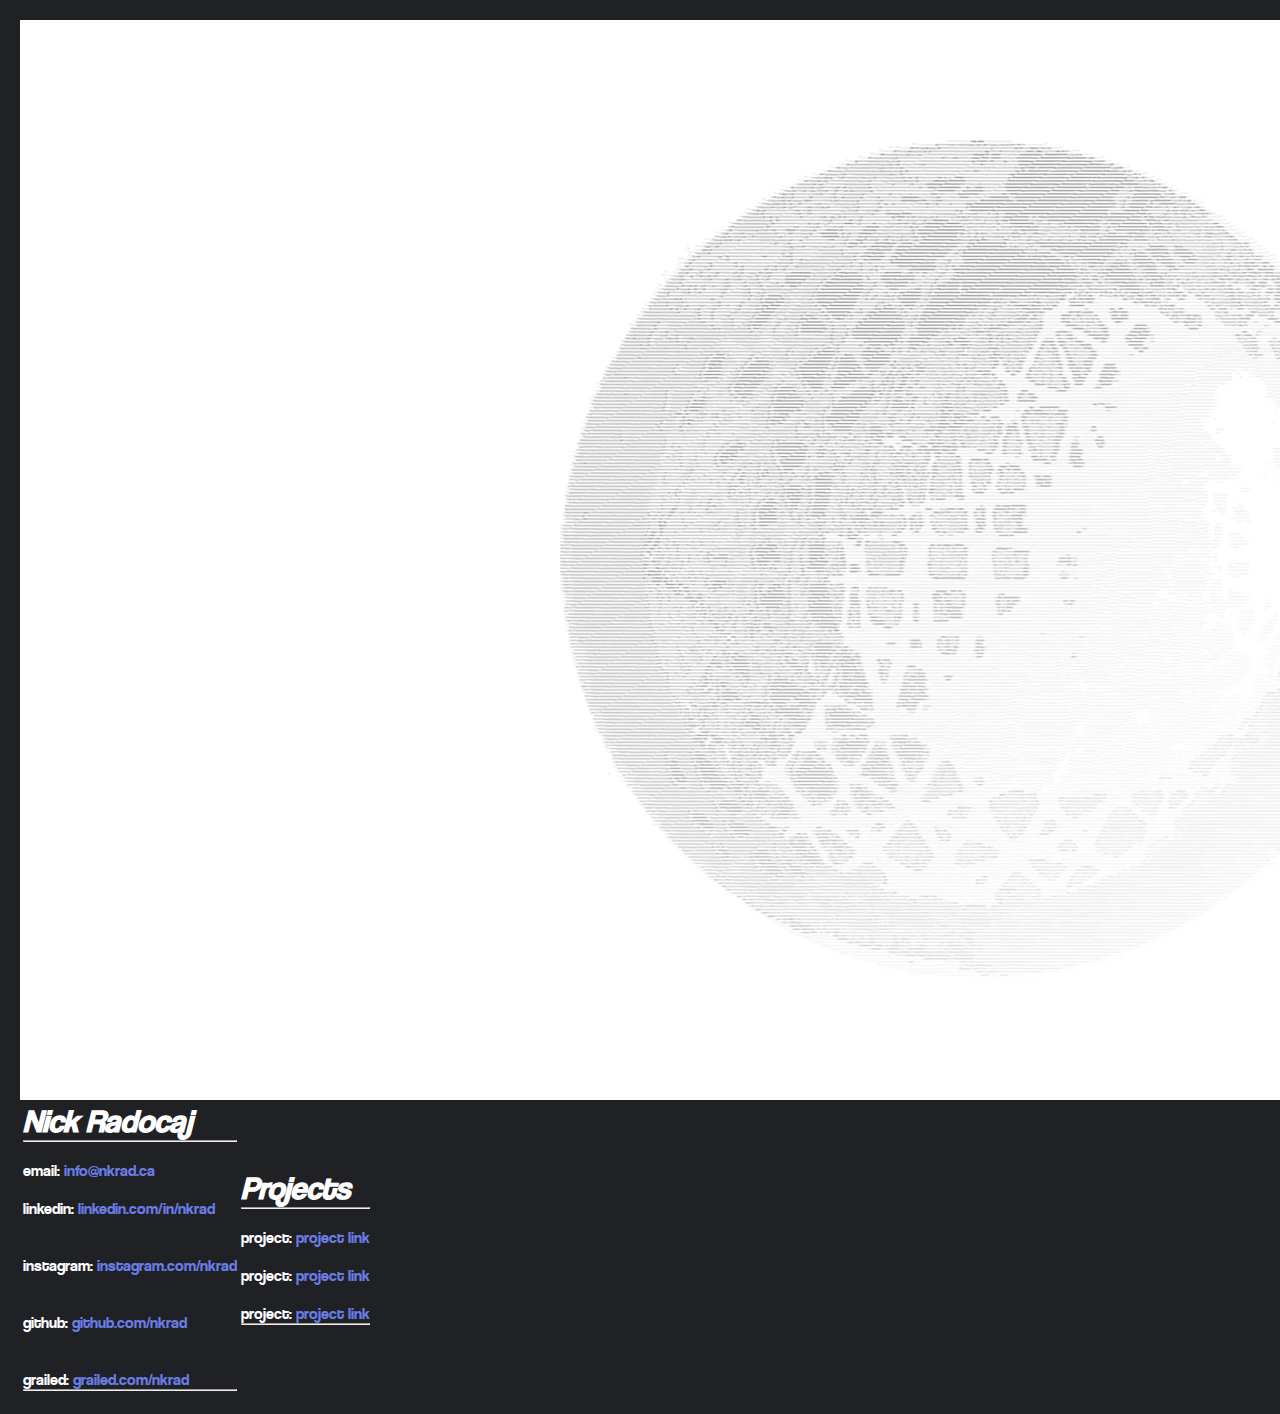
<file: indexOLD.html>
<html>
<head>
<!-- Primary Meta Tags -->
<title>nkrad.ca | Nick Radocaj's Website</title>
<meta name="title" content="nkrad.ca | Nick Radocaj's Website">
<meta name="description" content="Links to all socials as well as current projects.">
<!-- Open Graph / Facebook -->
<meta property="og:type" content="website">
<meta property="og:url" content="https://nkrad.ca/">
<meta property="og:title" content="nkrad.ca | Nick Radocaj's Website">
<meta property="og:description" content="Links to all socials as well as current projects.">
<meta property="og:image" content="webicon.png">
<!-- Twitter -->
<meta property="twitter:card" content="summary_large_image">
<meta property="twitter:url" content="https://nkrad.ca/">
<meta property="twitter:title" content="nkrad.ca | Nick Radocaj's Website">
<meta property="twitter:description" content="Links to all socials as well as current projects.">
<meta property="twitter:image" content="webicon.png">
<meta charset=windows-1252>
<meta name="viewport" content="width=device-width, initial-scale=1.0">
<link rel="shortcut icon" type="image/png" href="webicon.png">
<link rel="stylesheet" href="style.css">
</head>
<body>
<section class="main">
<video src="wavey.mp4" muted="" loop="" autoplay="" id="myVideo"></video>
<div class="overlay"></div>
<table>
<div class="contact">
<td><i><h1>Nick Radocaj</h1></i>
<tt>
<hr>
email: <a href="mailto:info@nkrad.ca"><br>info@nkrad.ca<br></a>
<br>
linkedin: <a href="https://www.linkedin.com/in/nkrad/"><br>linkedin.com/in/nkrad</a><br>
<br>
instagram: <a href="https://www.instagram.com/nkrad/"><br>instagram.com/nkrad</a><br>
<br>
github: <a href="https://www.github.com/nkrad"><br>github.com/nkrad</a><br>
<br>
grailed: <a href="https://www.grailed.com/nkrad"><br>grailed.com/nkrad</a><br>
<hr>
</div>
<div class="project">
<td><i><h1> Projects</h1></i>
<tt>
<hr>
project: <a href="https://nkrad.ca/"><br>project link<br></a>
<br>
project: <a href="https://nkrad.ca/"><br>project link<br></a>
<br>
project: <a href="https://nkrad.ca/"><br>project link<br></a>
<hr> 
</td>
</div>
</table>
</section>
</body>
</html>
</file>
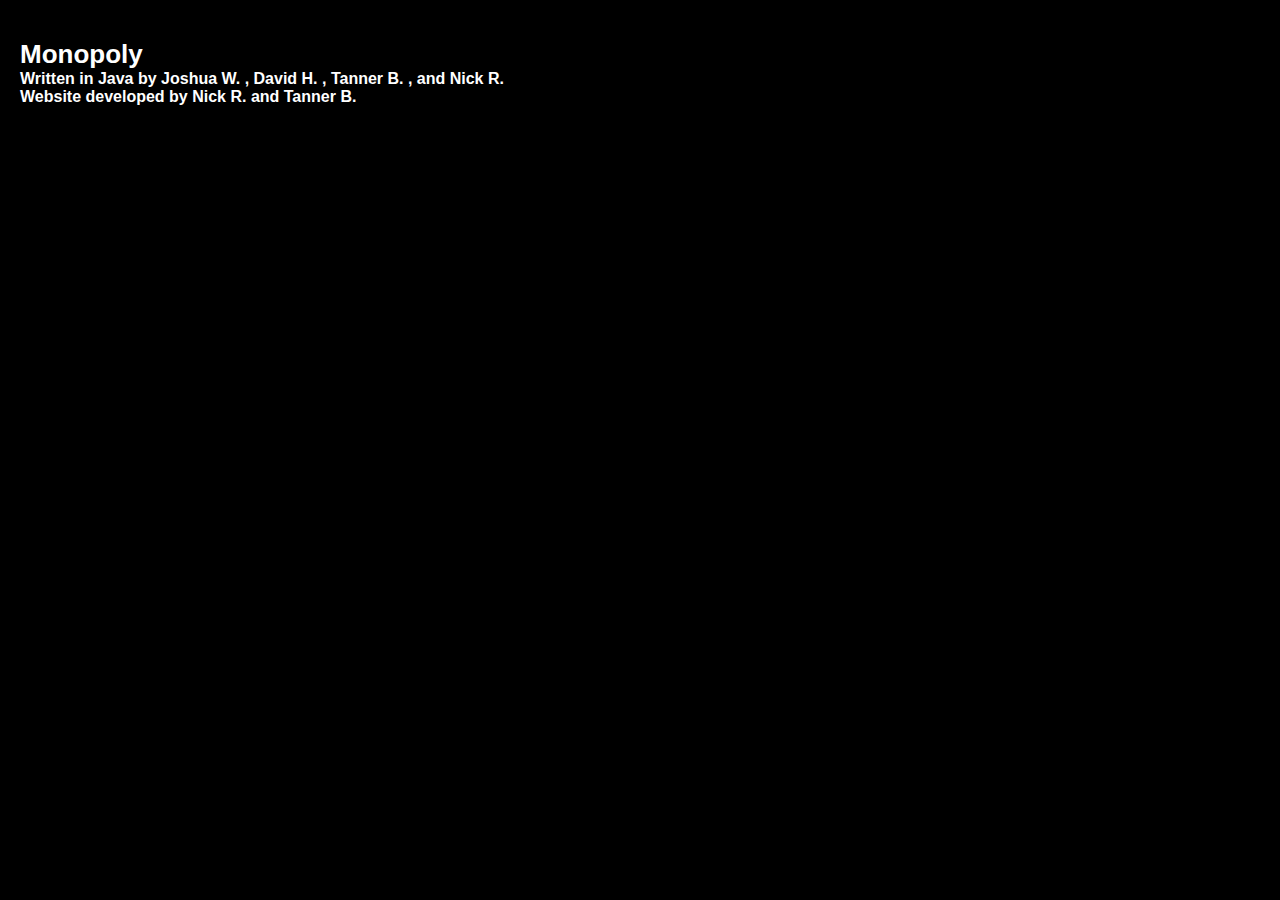
<file: portfolio.html>
<html>
<head>
<meta charset="UTF-8">
<meta name="viewport" content="width=device-width, initial-scale=2.0">
<title>nkrad</title>
<link rel="shortcut icon" type="image/png" href="webicon.png">
<link rel="stylesheet" type="text/css" href="style.css">
<!-- Website created by me, @nkrad -->  
</head>
<body style="background-color:black;">         
<div id="container">
<div id="main">
<br>
<b><p style="text-align: left; font-family: sans-serif; color:white; font-size:26px">Monopoly</p></b>
<b><p style="text-align: left; font-family: sans-serif; color:white; font-size:16px">Written in Java by Joshua W. , David H. , Tanner B. , and Nick R.</p></b>
<b><p style="text-align: left; font-family: sans-serif; color:white; font-size:16px">Website developed by Nick R. and Tanner B.</p></b>
</div>

<div class="test">
<iframe width="720"
		height="420"
		src="https://monopoly-for-ken.jdubz7.repl.run/"
		style="border:none;"</iframe>
</div>
</div>
</body>
<footer id="footer">
<div style="text-align: left" id="footsies">
		<b><a style="color:white; font-size:16px; font-family: sans-serif" class="year" >© 2020</a></b>
		<br>
		<b><a style="color:white; font-size:16px; font-family: sans-serif" class="linkedin" href="https://www.linkedin.com/in/nick-radocaj/" target="_blank"> Linkedin </a></b>
		<br>
		<b><a style="color:white; font-size:16px; font-family: sans-serif" class="instagram" href="https://www.instagram.com/nkrad/" target="_blank"> Instagram </a></b>
		<br>
		<b><a style="color:white; font-size:16px; font-family: sans-serif" class="email" href="mailto:me@nkrad.ca"> me@nkrad.ca </a></b>
	</div>
</footer>
</html>
</file>
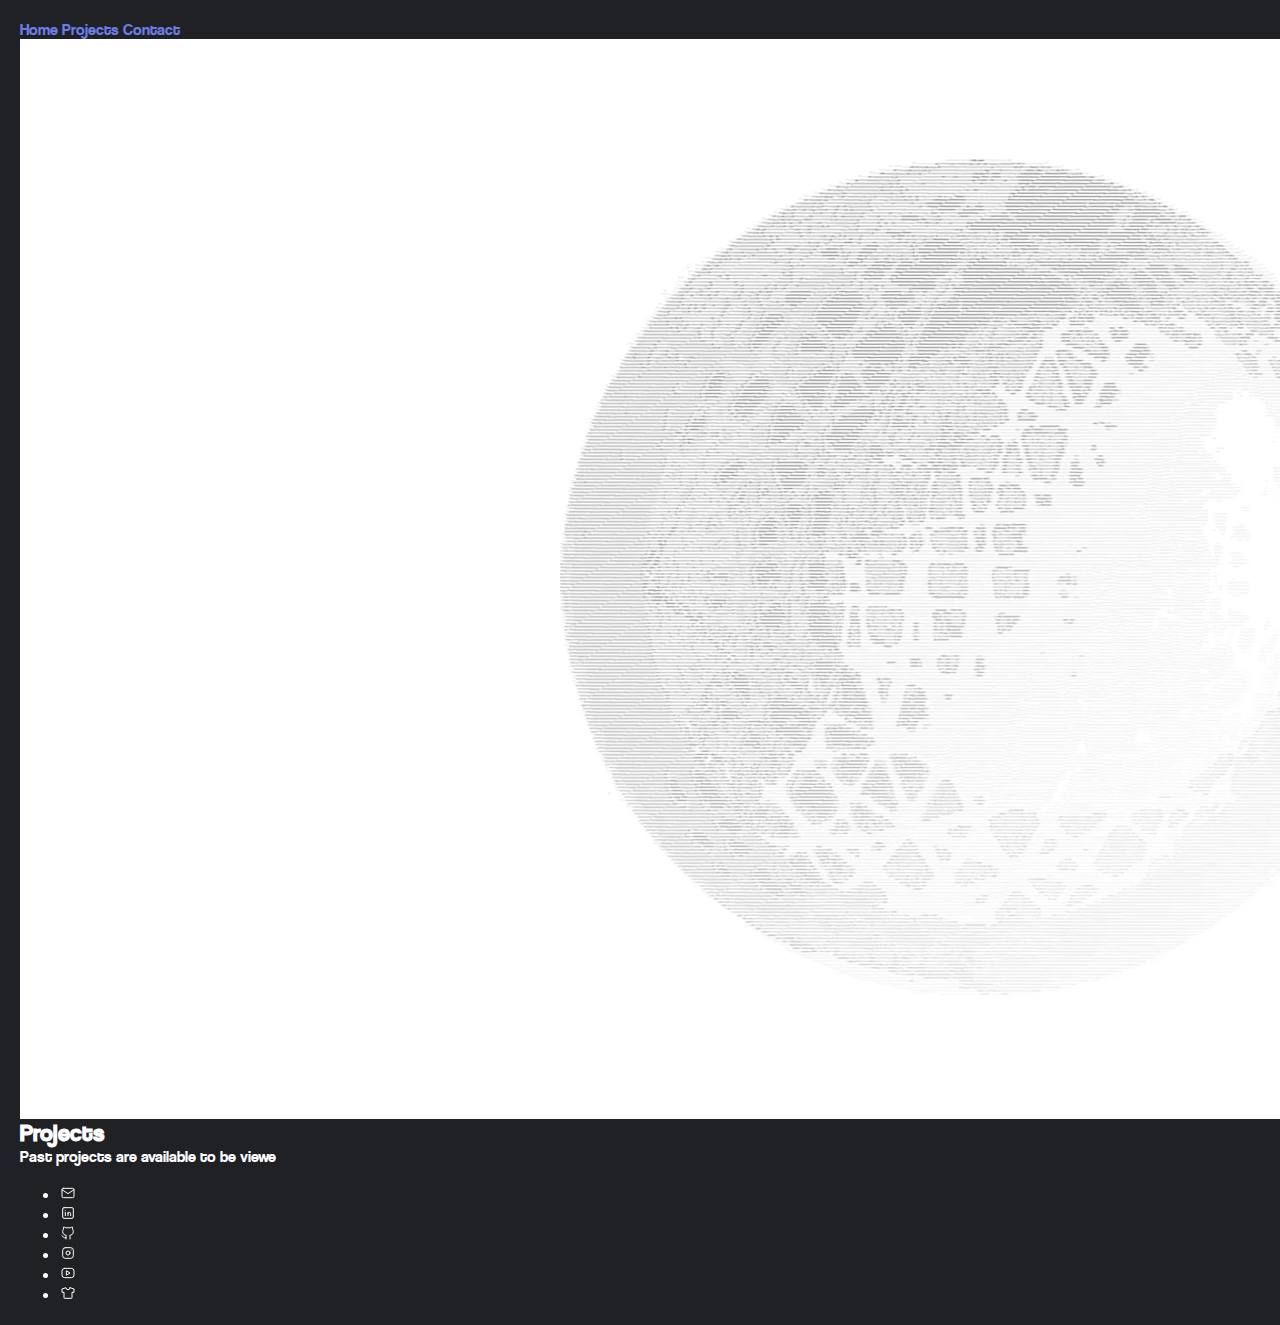
<file: projects.html>
<html>
  <head>
    <!-- Primary Meta Tags -->
    <title>nkrad.ca | Nick Radocaj's Website</title>
    <meta name="title" content="nkrad.ca | Nick Radocaj's Website" />
    <meta
      name="description"
      content="Links to all socials as well as current projects."
    />
    <!-- Open Graph / Facebook -->
    <meta property="og:type" content="website" />
    <meta property="og:url" content="https://nkrad.ca/" />
    <meta property="og:title" content="nkrad.ca | Nick Radocaj's Website" />
    <meta
      property="og:description"
      content="Links to all socials as well as current projects."
    />
    <meta property="og:image" content="webicon.png" />
    <!-- Twitter -->
    <meta property="twitter:card" content="summary_large_image" />
    <meta property="twitter:url" content="https://nkrad.ca/" />
    <meta
      property="twitter:title"
      content="nkrad.ca | Nick Radocaj's Website"
    />
    <meta
      property="twitter:description"
      content="Links to all socials as well as current projects."
    />
    <meta property="twitter:image" content="webicon.png" />
    <meta name="viewport" content="width=device-width, initial-scale=1.0" />
    <link rel="shortcut icon" type="image/png" href="webicon.png" />
    <link rel="stylesheet" href="style.css" />
  </head>
  <body>
    <div class="topnav">
      <a href="index.html">Home</a>
      <a href="projects.html">Projects</a>
      <a href="contact.html">Contact</a>
    </div> 
    <body onload="typeWriter1();"></body>
    <section class="main">
    <video muted loop autoplay playsinline id="myVideo">
      <source src="wavey.mp4" type="video/mp4">
        <source src="wavey.webm" type="video/webm">
    </video>
    <div class="videoOverlay"></div>
    <div class="textOverlay"></div> 
    <div class="text">
        <b><h2 id="detail1"></h2></b> <!-- Nick Radocaj -->
        <p id="detail2"></p> <!-- Bio -->
        <br>
        <b><h2 id="detail3"></h2></b> <!-- Projects -->
        <p id="detail4"></p> <!-- Project desc. -->
      </div>
    </section>
    <section class="footer">
      <ul class="social"> <!-- Social Media "Footer" -->
        <li>
          <a href="mailto:me@nkrad.ca">
            <svg xmlns="http://www.w3.org/2000/svg" class="icon icon-tabler icon-tabler-mail" width="16" height="16" viewBox="0 0 24 24" stroke-width="1.5" stroke="#FFFFFF" fill="none" stroke-linecap="round" stroke-linejoin="round">
              <path stroke="none" d="M0 0h24v24H0z" fill="none"/>
              <rect x="3" y="5" width="18" height="14" rx="2" />
              <polyline points="3 7 12 13 21 7" />
            </svg></a>
        </li>
        <li>
          <a href="https://www.linkedin.com/in/nkrad/">
            <svg xmlns="http://www.w3.org/2000/svg" class="icon icon-tabler icon-tabler-brand-linkedin" width="16" height="16" viewBox="0 0 24 24" stroke-width="1.5" stroke="#FFFFFF" fill="none" stroke-linecap="round" stroke-linejoin="round">
              <path stroke="none" d="M0 0h24v24H0z" fill="none"/>
              <rect x="4" y="4" width="16" height="16" rx="2" />
              <line x1="8" y1="11" x2="8" y2="16" />
              <line x1="8" y1="8" x2="8" y2="8.01" />
              <line x1="12" y1="16" x2="12" y2="11" />
              <path d="M16 16v-3a2 2 0 0 0 -4 0" />
            </svg></a>
        </li>
        <li>
          <a href="https://github.com/nkrad/">
            <svg xmlns="http://www.w3.org/2000/svg" class="icon icon-tabler icon-tabler-brand-github" width="16" height="16" viewBox="0 0 24 24" stroke-width="1.5" stroke="#FFFFFF" fill="none" stroke-linecap="round" stroke-linejoin="round">
              <path stroke="none" d="M0 0h24v24H0z" fill="none"/>
              <path d="M9 19c-4.3 1.4 -4.3 -2.5 -6 -3m12 5v-3.5c0 -1 .1 -1.4 -.5 -2c2.8 -.3 5.5 -1.4 5.5 -6a4.6 4.6 0 0 0 -1.3 -3.2a4.2 4.2 0 0 0 -.1 -3.2s-1.1 -.3 -3.5 1.3a12.3 12.3 0 0 0 -6.2 0c-2.4 -1.6 -3.5 -1.3 -3.5 -1.3a4.2 4.2 0 0 0 -.1 3.2a4.6 4.6 0 0 0 -1.3 3.2c0 4.6 2.7 5.7 5.5 6c-.6 .6 -.6 1.2 -.5 2v3.5" />
            </svg></a>
        </li>
        <li>
          <a href="https://www.instagram.com/nkrad/">
            <svg xmlns="http://www.w3.org/2000/svg" class="icon icon-tabler icon-tabler-brand-instagram" width="16" height="16" viewBox="0 0 24 24" stroke-width="1.5" stroke="#FFFFFF" fill="none" stroke-linecap="round" stroke-linejoin="round">
              <path stroke="none" d="M0 0h24v24H0z" fill="none"/>
              <rect x="4" y="4" width="16" height="16" rx="4" />
              <circle cx="12" cy="12" r="3" />
              <line x1="16.5" y1="7.5" x2="16.5" y2="7.501" />
            </svg></a>
        </li>
        <!--<li>
          <a href="https://www.blockchain.com/btc/address/1nkradwXEw13T9tDfhFpkXBbaLV6qqW3i">
            <svg xmlns="http://www.w3.org/2000/svg" class="icon icon-tabler icon-tabler-wallet" width="16" height="16" viewBox="0 0 24 24" stroke-width="1.5" stroke="#000000" fill="none" stroke-linecap="round" stroke-linejoin="round">
              <path stroke="none" d="M0 0h24v24H0z" fill="none"/>
              <path d="M17 8v-3a1 1 0 0 0 -1 -1h-10a2 2 0 0 0 0 4h12a1 1 0 0 1 1 1v3m0 4v3a1 1 0 0 1 -1 1h-12a2 2 0 0 1 -2 -2v-12" />
              <path d="M20 12v4h-4a2 2 0 0 1 0 -4h4" />
            </svg></a>
        </li> -->
        <li>
          <a href="https://www.youtube.com/watch?v=dQw4w9WgXcQ">
            <svg xmlns="http://www.w3.org/2000/svg" class="icon icon-tabler icon-tabler-brand-youtube" width="16" height="16" viewBox="0 0 24 24" stroke-width="1.5" stroke="#FFFFFF" fill="none" stroke-linecap="round" stroke-linejoin="round">
              <path stroke="none" d="M0 0h24v24H0z" fill="none"/>
              <rect x="3" y="5" width="18" height="14" rx="4" />
              <path d="M10 9l5 3l-5 3z" />
            </svg></a>
        </li>
        <!--<li>
          <a href="http://facebook.com/profile.php?=73322363">
            <svg xmlns="http://www.w3.org/2000/svg" class="icon icon-tabler icon-tabler-brand-facebook" width="16" height="16" viewBox="0 0 24 24" stroke-width="1.5" stroke="#FFFFFF" fill="none" stroke-linecap="round" stroke-linejoin="round">
              <path stroke="none" d="M0 0h24v24H0z" fill="none"/>
              <path d="M7 10v4h3v7h4v-7h3l1 -4h-4v-2a1 1 0 0 1 1 -1h3v-4h-3a5 5 0 0 0 -5 5v2h-3" />
            </svg></a>
        </li>-->
        <li>
          <a href="https://www.grailed.com/nkrad">
            <svg xmlns="http://www.w3.org/2000/svg" class="icon icon-tabler icon-tabler-shirt" width="16" height="16" viewBox="0 0 24 24" stroke-width="1.5" stroke="#FFFFFF" fill="none" stroke-linecap="round" stroke-linejoin="round">
              <path stroke="none" d="M0 0h24v24H0z" fill="none"/>
              <path d="M15 4l6 2v5h-3v8a1 1 0 0 1 -1 1h-10a1 1 0 0 1 -1 -1v-8h-3v-5l6 -2a3 3 0 0 0 6 0" />
            </svg></a>
        </li>
      </ul>
    </section>
    <script>
      // I am very aware this can be done better lool
      var i = 0;
      var j = 0;
      var k = 0;
      var l = 0;

      var txt1 = 'Projects';
      var txt2 = 'Past projects are available to be viewed on GitHub. See below for socials and contact information.';
      var txt3 = 'PythonBTCPrivPubKeygen';
      var txt4 = 'Developed a local Bitcoin private and public key generator in Python. Project is available to be viewed on GitHub (link in footer) ';

      // First typewrite (Projects)
      function typeWriter1() {
        if (i < txt1.length) {
          document.getElementById("detail1").innerHTML += txt1.charAt(i);
          i++;
          setTimeout(typeWriter1, 15);
        }
        if (i == txt1.length) {
          typeWriter2();
        }
      }
      // Second typewrite (Projects Desc)
      function typeWriter2() {
        if (j < txt2.length) {
          document.getElementById("detail2").innerHTML += txt2.charAt(j);
          j++;
          setTimeout(typeWriter2, 30);
        }
        if (j == txt2.length) {
          typeWriter3();
        }
      }
      // Third typewrite (PythonBTC)
      function typeWriter3() {
        if (k < txt3.length) {
          document.getElementById("detail3").innerHTML += txt3.charAt(k);
          k++;
          setTimeout(typeWriter3, 15);
        }
        if (k == txt3.length) {
          typeWriter4();
        }
      }
      // Third typewrite (PythonBTC Desc)
      function typeWriter4() {
        if (l < txt4.length) {
          document.getElementById("detail4").innerHTML += txt4.charAt(l);
          l++;
          setTimeout(typeWriter4, 30);
        }
      }
      </script>
</html>
</file>
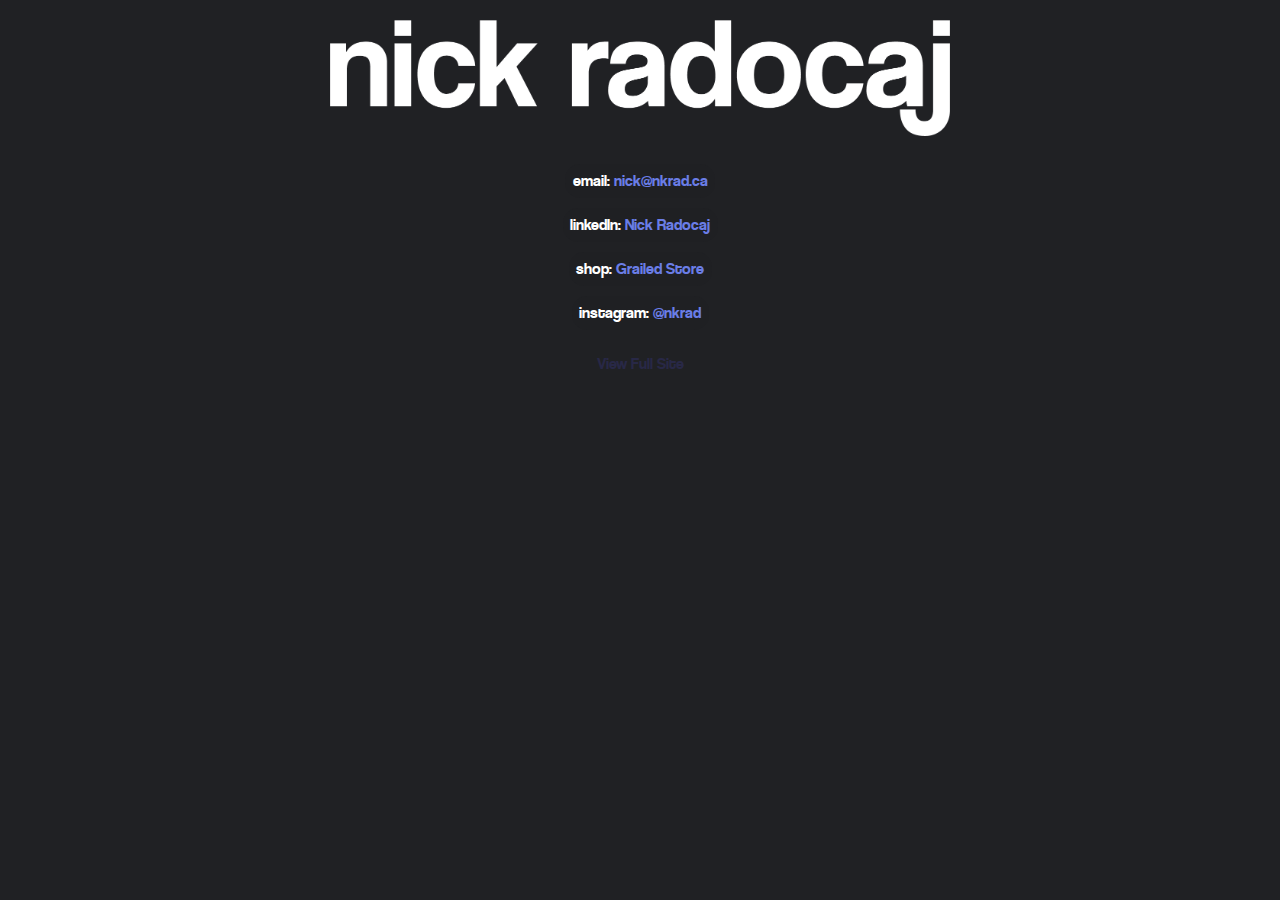
<file: shop.html>
<!DOCTYPE html>
<html>
  <head>
    <!-- Primary Meta Tags -->
    <title>Nick Radocaj's Website</title>
    <meta name="title" content="nkrad.ca | Nick Radocaj's Website" />
    <meta name="description" content="What I'm Up To" />
    <!-- Open Graph / Facebook -->
    <meta property="og:type" content="website" />
    <meta property="og:url" content="https://nkrad.ca/" />
    <meta property="og:title" content="nkrad.ca | Nick Radocaj's Website" />
    <meta property="og:description" content="What I'm Up To" />
    <meta property="og:image" content="webicon.png" />
    <!-- Twitter -->
    <meta property="twitter:card" content="summary_large_image" />
    <meta property="twitter:url" content="https://nkrad.ca/" />
    <meta
      property="twitter:title"
      content="nkrad.ca | Nick Radocaj's Website"
    />
    <meta property="twitter:description" content="What I'm Up To" />
    <meta property="twitter:image" content="webicon.png" />
    <meta name="viewport" content="width=device-width, initial-scale=1.0" />
    <link rel="shortcut icon" type="image/png" href="webicon.png" />
    <link rel="apple-touch-icon" href="webicon.png" />
    <link rel="stylesheet" href="style.css" />
  </head>
  <body>
    <div class="ig-header">
      <img src="namecard.png" alt="NickRadocaj" width="50%" />
      <br>
      <br>
      <p>email: <a href="mailto:nick@nkrad.ca">nick@nkrad.ca</a></p>
      <br>
      <p>linkedIn: <a href="https://www.linkedin.com/in/nkrad/">Nick Radocaj</a></p>
      <br>
      <p>shop: <a href="https://grailed.com/nkrad">Grailed Store</a></p>
      <br>
      <p>instagram: <a href="https://instagram.com/nkrad">@nkrad</a></p>
      <br>
      <br>
      <a style="color:rgb(40, 40, 70)" href="https://nkrad.ca">View Full Site</a>
    </div>
  </body>
</html>
</file>
<file: style.css>
@font-face {
  font-family: "coolveticaregular";
  src: url("coolvetica_rg-webfont.woff2") format("woff2"),
    url("coolvetica_rg-webfont.woff") format("woff");
  font-weight: normal;
  font-style: normal;
}

* {
  margin: 0px;
  font-family: "coolveticaregular", Arial;
  color: white;
}

body {
  margin: 20px;
  background-color: rgb(32, 33, 36);
}

a {
  color: rgb(106, 125, 230);
  display: inline-block;
  text-decoration: none;
}

a:hover {
  color: rgb(88, 168, 188);
}

img {
  pointer-events: none
}

a h1:hover{
  color: rgb(255, 0, 200);
}

.RRC {
  color: rgb(166, 66, 66);
}

.ig-header{
  text-align: center;
}

.ig-header p{
  background-color: rgba(25, 24, 31, 0.15);
  padding: 7.5px;
  text-align: center;
  display: inline-block;
  font-size: 16px;
  margin: 5px;
  border-radius: 15px;
}
</file>
<file: OLD/style.css>
body {
    background-image: url('starschange.gif');
    color: White;
}

.me {
    width:235.88px;
    height:235.88px;
    background-image: url("melol.png");
    background-size: cover;
}

.me:hover {
    background-image: url("melollazer.jpg");
}
</file>
<file: OldSite/style.css>
@import url("https://fonts.googleapis.com/css2?family=Spartan:wght@300&display=swap");

* {
  margin: 0;
  padding: 0;
  box-sizing: border-box;
  font-family: "Spartan", sans-serif;
}
p {
  width: 350px;
  word-wrap: unset;
}

body {
  background-color: #000000;
}

.main {
  display: flex;
  position: absolute;
  justify-content: space-between;
  background-color: #000000;
  color: rgb(255, 255, 255);
  right: 0;
  width: 100%;
  min-height: 100vh;
  padding: 2.5%;
  transition: 1s;
}

.main video {
  position: absolute;
  object-fit: cover;
  top: 0;
  left: 0;
  width: 100%;
  height: 100%;
  opacity: 0.5;
}

.videoOverlay {
  position: absolute;
  top: 0;
  left: 0;
  width: 100%;
  height: 100%;
  z-index: 1;
}

.textOverlay {
  position: absolute;
  top: 0;
  left: 0;
  width: 100%;
  height: 100%;
  z-index: 3; /* Lower if you want the text to be selectable */
}

.text {
  color: #ffffff;
  position: absolute;
  z-index: 2;
}

.text h2 {
  font-size: 1.5em;
  font-weight: 900;
  line-height: 1em;
}

.text p {
  background-color: rgba(0, 0, 0, 0.25);
  font-size: 1em;
  font-weight: bold;
  margin: 10px;
  max-width: 350px;
}

.social {
  display: flex;
  justify-content: center;
  align-items: center;
  position: absolute;
  bottom: 20px;
  z-index: 100;
  left: 2.5%;
}

.social li {
  list-style: none;
}

.social li a {
  display: inline-block;
  color: rgb(0, 0, 0);
  margin-right: 15px;
  transform: scale(1.5);
  transition: 0.5s;
}

.social li a:hover {
  transform: scale(2);
}

video {
  filter: invert(1);
}

video[poster] {
  filter: invert(1);
}

.topnav {
  position: relative;
  background-color: #333;
  overflow: hidden;
}

.topnav a {
  float: left;
  color: #f2f2f2;
  text-align: center;
  padding: 14px 16px;
  text-decoration: none;
  font-size: 17px;
}

.topnav a:hover {
  background-color: #ddd;
  color: black;
}

.topnav a.active {
  background-color: #747474;
  color: white;
}
/* Testing */
@media screen and (max-width: 600px) {
  .topnav a,
  .topnav-right {
    float: none;
    display: block;
  }

  .topnav-centered a {
    position: relative;
    top: 0;
    left: 0;
    transform: none;
  }
}
</file>
<file: v1/style.css>
body {
    background-image: url('starschange.gif');
    color: White;
}

.me {
    width:235.88px;
    height:235.88px;
    background-image: url("melol.png");
    background-size: cover;
}

.me:hover {
    background-image: url("melollazer.jpg");
}
</file>
<file: v2/style.css>
@import url("https://fonts.googleapis.com/css2?family=Spartan:wght@300&display=swap");

* {
  margin: 0;
  padding: 0;
  box-sizing: border-box;
  font-family: "Spartan", sans-serif;
}
p {
  width: 350px;
  word-wrap: unset;
}

body {
  background-color: #000000;
}

.main {
  display: flex;
  position: absolute;
  justify-content: space-between;
  background-color: #000000;
  color: rgb(255, 255, 255);
  right: 0;
  width: 100%;
  min-height: 100vh;
  padding: 2.5%;
  transition: 1s;
}

.main video {
  position: absolute;
  object-fit: cover;
  top: 0;
  left: 0;
  width: 100%;
  height: 100%;
  opacity: 0.5;
}

.videoOverlay {
  position: absolute;
  top: 0;
  left: 0;
  width: 100%;
  height: 100%;
  z-index: 1;
}

.textOverlay {
  position: absolute;
  top: 0;
  left: 0;
  width: 100%;
  height: 100%;
  z-index: 3; /* Lower if you want the text to be selectable */
}

.text {
  color: #ffffff;
  position: absolute;
  z-index: 2;
}

.text h2 {
  font-size: 1.5em;
  font-weight: 900;
  line-height: 1em;
}

.text p {
  background-color: rgba(0, 0, 0, 0.25);
  font-size: 1em;
  font-weight: bold;
  margin: 10px;
  max-width: 350px;
}

.social {
  display: flex;
  justify-content: center;
  align-items: center;
  position: absolute;
  bottom: 20px;
  z-index: 100;
  left: 2.5%;
}

.social li {
  list-style: none;
}

.social li a {
  display: inline-block;
  color: rgb(0, 0, 0);
  margin-right: 15px;
  transform: scale(1.5);
  transition: 0.5s;
}

.social li a:hover {
  transform: scale(2);
}

video {
  filter: invert(1);
}

video[poster] {
  filter: invert(1);
}

.topnav {
  position: relative;
  background-color: #333;
  overflow: hidden;
}

.topnav a {
  float: left;
  color: #f2f2f2;
  text-align: center;
  padding: 14px 16px;
  text-decoration: none;
  font-size: 17px;
}

.topnav a:hover {
  background-color: #ddd;
  color: black;
}

.topnav a.active {
  background-color: #747474;
  color: white;
}
/* Testing */
@media screen and (max-width: 600px) {
  .topnav a,
  .topnav-right {
    float: none;
    display: block;
  }

  .topnav-centered a {
    position: relative;
    top: 0;
    left: 0;
    transform: none;
  }
}
</file>
